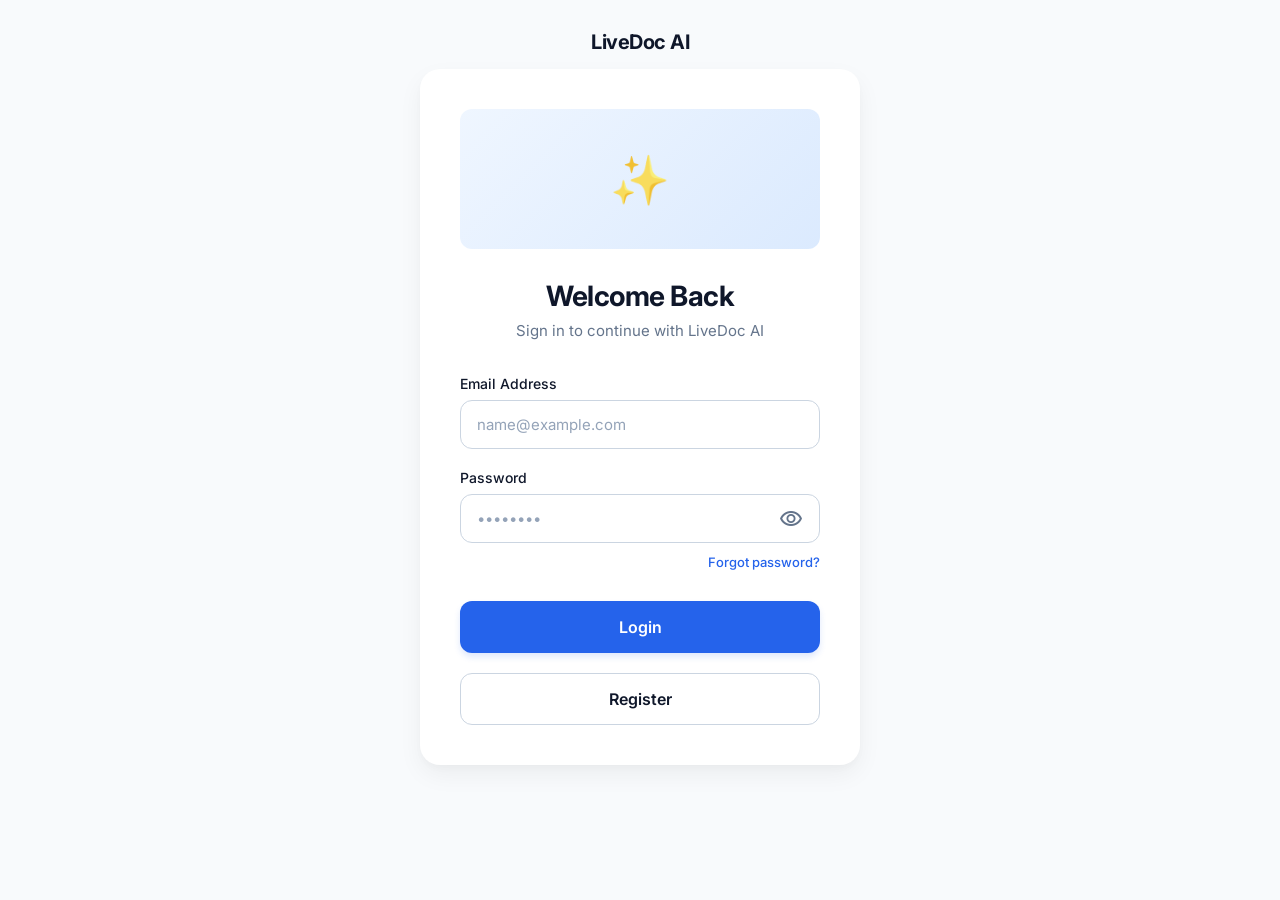
<file: frontend/index.html>
<!DOCTYPE html>
<html lang="en">

<head>
    <meta charset="UTF-8">
    <meta name="viewport" content="width=device-width, initial-scale=1.0">
    <title>LiveDoc AI - Login</title>

    <link rel="stylesheet" href="style.css">

    <link href="https://fonts.googleapis.com/css2?family=Public+Sans:wght@300;400;500;600;700&display=swap"
        rel="stylesheet">
    <link href="https://fonts.googleapis.com/css2?family=Material+Symbols+Outlined" rel="stylesheet">

</head>

<body>

    <header class="header">
        <h2>LiveDoc AI</h2>
    </header>

    <main class="container">

        <div class="hero"></div>

        <div class="title-section">
            <h1>Welcome Back</h1>
            <p>Sign in to continue with LiveDoc AI</p>
        </div>

        <form id="loginForm" class="form">

            <div class="input-group">
                <label>Email Address</label>
                <input type="email" id="email" placeholder="name@example.com" required>
            </div>

            <div class="input-group">
                <label>Password</label>

                <div class="password-box">
                    <input type="password" id="password" placeholder="••••••••" required>
                    <button type="button" id="togglePassword">
                        <span class="material-symbols-outlined">visibility</span>
                    </button>
                </div>

                <div class="forgot">
                    <a href="#">Forgot password?</a>
                </div>

            </div>

            <button type="submit" class="login-btn">Login</button>

            <button type="button" class="register-btn">Register</button>

            </form>

    </main>

    <script src="script.js"></script>

</body>

</html>
</file>
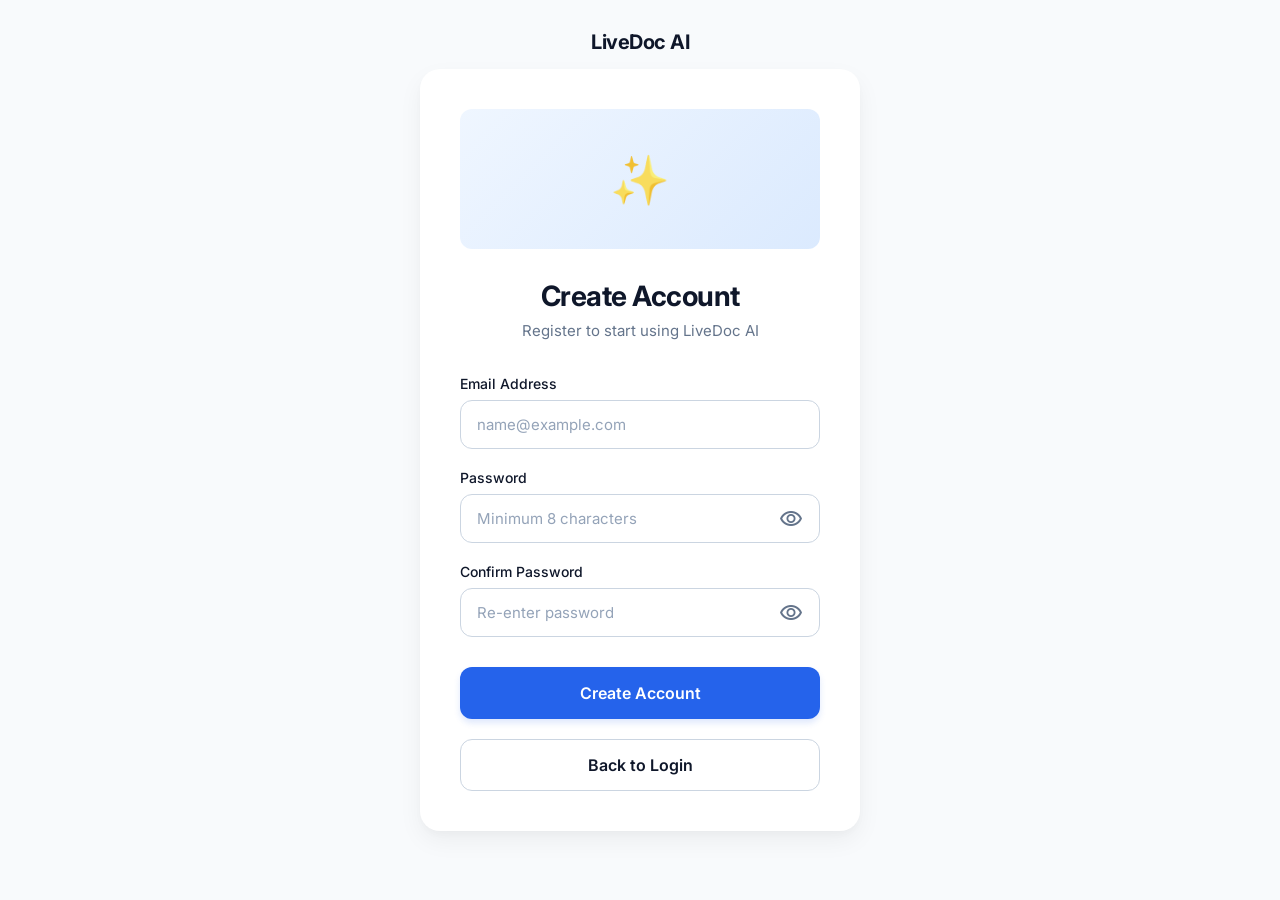
<file: frontend/register.html>
<!DOCTYPE html>
<html lang="en">

<head>
    <meta charset="UTF-8">
    <meta name="viewport" content="width=device-width, initial-scale=1.0">
    <title>LiveDoc AI - Register</title>

    <link rel="stylesheet" href="style.css">

    <link href="https://fonts.googleapis.com/css2?family=Public+Sans:wght@300;400;500;600;700&display=swap"
        rel="stylesheet">
    <link href="https://fonts.googleapis.com/css2?family=Material+Symbols+Outlined" rel="stylesheet">
</head>

<body>

    <header class="header">
        <h2>LiveDoc AI</h2>
    </header>

    <main class="container">

        <div class="hero"></div>

        <div class="title-section">
            <h1>Create Account</h1>
            <p>Register to start using LiveDoc AI</p>
        </div>

        <form id="registerForm" class="form">

            <div class="input-group">
                <label>Email Address</label>
                <input type="email" id="email" placeholder="name@example.com" required>
            </div>

            <div class="input-group">
                <label>Password</label>

                <div class="password-box">
                    <input type="password" id="password" placeholder="Minimum 8 characters" minlength="8" required>
                    <button type="button" id="togglePassword">
                        <span class="material-symbols-outlined">visibility</span>
                    </button>
                </div>
            </div>

            <div class="input-group">
                <label>Confirm Password</label>

                <div class="password-box">
                    <input type="password" id="confirmPassword" placeholder="Re-enter password" minlength="8" required>
                    <button type="button" id="toggleConfirmPassword">
                        <span class="material-symbols-outlined">visibility</span>
                    </button>
                </div>
            </div>

            <button type="submit" class="login-btn">Create Account</button>

            <button type="button" id="backToLogin" class="register-btn">Back to Login</button>

        </form>

    </main>

    <script src="register.js"></script>

</body>

</html>
</file>
<file: frontend/style.css>
/* Google Fonts: Inter */
@import url('https://fonts.googleapis.com/css2?family=Inter:wght@300;400;500;600;700&display=swap');

:root {
  --primary-color: #2563eb;
  --primary-hover: #1d4ed8;
  --secondary-color: #e2e8f0;
  --text-main: #0f172a;
  --text-muted: #64748b;
  --bg-color: #f8fafc;
  --card-bg: #ffffff;
  --border-color: #cbd5e1;
  --error-color: #ef4444;
  --focus-ring: rgba(37, 99, 235, 0.2);
  --border-radius: 12px;
  --transition-speed: 0.2s;
}

body {
  font-family: 'Inter', sans-serif;
  margin: 0;
  background: var(--bg-color);
  color: var(--text-main);
  display: flex;
  flex-direction: column;
  align-items: center;
  min-height: 100vh;
  -webkit-font-smoothing: antialiased;
}

/* Header slightly detached from the main card */
.header {
  display: flex;
  align-items: center;
  justify-content: center;
  width: 100%;
  max-width: 440px;
  padding: 30px 15px 15px;
  position: relative;
}

.header .material-symbols-outlined {
    position: absolute;
    left: 20px;
    cursor: pointer;
    color: var(--text-muted);
    transition: color var(--transition-speed);
}

.header .material-symbols-outlined:hover {
    color: var(--text-main);
}

.header h2 {
  text-align: center;
  margin: 0;
  font-size: 20px;
  font-weight: 700;
  letter-spacing: -0.5px;
  color: var(--text-main);
}

/* Main Container (Card format) */
.container {
  max-width: 440px;
  width: 100%;
  padding: 40px;
  background: var(--card-bg);
  border-radius: 20px;
  box-shadow: 0 10px 25px rgba(0, 0, 0, 0.05), 0 4px 6px rgba(0, 0, 0, 0.02);
  margin-bottom: 40px;
  box-sizing: border-box;
}

/* Hero Section / Decorative Element */
.hero {
  height: 140px;
  border-radius: var(--border-radius);
  background: linear-gradient(135deg, #eff6ff 0%, #dbeafe 100%);
  margin-bottom: 30px;
  display: flex;
  align-items: center;
  justify-content: center;
  overflow: hidden;
  position: relative;
}

.hero::after {
    content: "✨";
    font-size: 48px;
    opacity: 0.8;
}

/* Title Section */
.title-section {
  text-align: center;
  margin-bottom: 35px;
}

.title-section h1 {
  margin: 0 0 8px;
  font-size: 28px;
  font-weight: 700;
  letter-spacing: -0.5px;
  color: var(--text-main);
}

.title-section p {
  color: var(--text-muted);
  margin: 0;
  font-size: 15px;
  font-weight: 400;
}

/* Form Styles */
.form {
  display: flex;
  flex-direction: column;
  gap: 20px;
}

.input-group {
    position: relative;
}

.input-group label {
  font-size: 14px;
  font-weight: 500;
  margin-bottom: 8px;
  display: block;
  color: var(--text-main);
}

.input-group input {
  width: 100%;
  padding: 14px 16px;
  border-radius: var(--border-radius);
  border: 1.5px solid var(--border-color);
  font-size: 15px;
  transition: all var(--transition-speed);
  box-sizing: border-box;
  background: #fff;
  font-family: 'Inter', sans-serif;
}

.input-group input:focus {
    outline: none;
    border-color: var(--primary-color);
    box-shadow: 0 0 0 4px var(--focus-ring);
}

.input-group input::placeholder {
    color: #94a3b8;
}

/* Password Input Specific */
.password-box {
  display: flex;
  align-items: center;
  border: 1.5px solid var(--border-color);
  border-radius: var(--border-radius);
  transition: all var(--transition-speed);
  background: #fff;
  overflow: hidden; /* Contains the focus ring properly */
}

.password-box:focus-within {
    border-color: var(--primary-color);
    box-shadow: 0 0 0 4px var(--focus-ring);
}

.password-box input {
  border: none;
  flex: 1;
  padding: 14px 16px;
  outline: none;
  background: transparent;
  box-shadow: none; /* Override general input focus */
}

.password-box input:focus {
    box-shadow: none;
}

.password-box button {
  background: none;
  border: none;
  padding: 10px 16px;
  cursor: pointer;
  color: var(--text-muted);
  display: flex;
  align-items: center;
  justify-content: center;
  transition: color var(--transition-speed);
}

.password-box button:hover {
    color: var(--text-main);
}

/* Forgot Password Link */
.forgot {
  text-align: right;
  margin-top: 8px;
}

.forgot a {
  color: var(--primary-color);
  font-size: 13px;
  font-weight: 500;
  text-decoration: none;
  transition: color var(--transition-speed);
}

.forgot a:hover {
  text-decoration: underline;
  color: var(--primary-hover);
}

/* Buttons */
.login-btn {
  height: 52px;
  background: var(--primary-color);
  border: none;
  color: white;
  font-weight: 600;
  font-size: 16px;
  border-radius: var(--border-radius);
  cursor: pointer;
  transition: background var(--transition-speed), transform 0.1s;
  margin-top: 10px;
  font-family: 'Inter', sans-serif;
  box-shadow: 0 4px 6px rgba(37, 99, 235, 0.15);
}

.login-btn:hover {
    background: var(--primary-hover);
}

.login-btn:active {
    transform: scale(0.98);
}

.register-btn {
  height: 52px;
  background: white;
  border: 1.5px solid var(--border-color);
  color: var(--text-main);
  font-weight: 600;
  font-size: 16px;
  border-radius: var(--border-radius);
  cursor: pointer;
  transition: all var(--transition-speed);
  font-family: 'Inter', sans-serif;
}

.register-btn:hover {
    border-color: var(--text-muted);
    background: var(--bg-color);
}

/* Footer / Terms */
footer {
  text-align: center;
  margin-top: 30px;
  font-size: 13px;
  color: var(--text-muted);
  line-height: 1.6;
}

footer a {
    color: var(--text-muted);
    text-decoration: underline;
    text-underline-offset: 2px;
    font-weight: 500;
    transition: color var(--transition-speed);
}

footer a:hover {
    color: var(--text-main);
}

/* Responsive adjustments */
@media (max-width: 480px) {
    .container {
        padding: 30px 20px;
        border-radius: 0;
        box-shadow: none;
        background: transparent;
        margin-bottom: 0;
    }
    body {
        background: var(--card-bg); /* Make mobile full white */
    }
}

/* Markdown & Technical Report Rendering Styles for Section Views */
.section-view {
    width: 100%;
    box-sizing: border-box;
    overflow-x: hidden;
    color: var(--text-main);
    line-height: 1.7;
    font-size: 15px;
    word-break: break-word;
    overflow-wrap: anywhere;
}

.section-view h1,
.section-view h2,
.section-view h3,
.section-view h4,
.section-view h5,
.section-view h6 {
    text-align: left;
    font-weight: 700;
    margin-top: 28px;
    margin-bottom: 14px;
    color: var(--text-main);
    border-bottom: 1px solid var(--border-color);
    padding-bottom: 8px;
    word-break: break-word;
    overflow-wrap: anywhere;
}

.section-view h1 { font-size: 22px; }
.section-view h2 { font-size: 20px; }
.section-view h3 { font-size: 17px; }
.section-view h4 { font-size: 15px; }

.section-view p {
    margin-top: 0;
    margin-bottom: 16px;
    line-height: 1.7;
    font-size: 15px;
    text-align: left;
    word-break: break-word;
    overflow-wrap: anywhere;
}

.section-view ul, .section-view ol {
    margin-top: 0;
    margin-bottom: 18px;
    padding-left: 24px;
    line-height: 1.7;
    word-break: break-word;
    overflow-wrap: anywhere;
}

.section-view li {
    margin-bottom: 8px;
}

.section-view a {
    color: var(--primary-color);
    text-decoration: none;
    word-break: break-all;
    overflow-wrap: anywhere;
}

.section-view a:hover {
    text-decoration: underline;
}

/* --- Technical AI Reports & Cards Layout --- */
.ai-technical-report {
    background: white;
    border: 1px solid var(--border-color);
    border-radius: 12px;
    padding: 28px;
    margin-bottom: 28px;
    box-shadow: 0 2px 6px rgba(0,0,0,0.03);
    word-break: break-word;
    overflow-wrap: anywhere;
}

/* --- Clean Table Alignment & Layout Rules --- */
.table-responsive {
    width: 100%;
    overflow-x: auto;
    margin: 20px 0 28px 0;
    border: 1px solid var(--border-color);
    border-radius: 10px;
    background: white;
}

.section-view table {
    width: 100%;
    border-collapse: collapse;
    font-size: 14px;
    text-align: left;
    margin: 0;
}

.section-view th {
    background: #f1f5f9;
    color: var(--text-main);
    font-weight: 600;
    padding: 12px 14px;
    border-bottom: 2px solid var(--border-color);
    border-right: 1px solid var(--border-color);
    text-align: left;
    white-space: nowrap;
}

.section-view th:last-child {
    border-right: none;
}

.section-view td {
    padding: 12px 14px;
    border-bottom: 1px solid var(--border-color);
    border-right: 1px solid var(--border-color);
    vertical-align: top;
    line-height: 1.6;
    word-break: break-word;
    overflow-wrap: anywhere;
}

.section-view td:last-child {
    border-right: none;
}

.section-view tr:last-child td {
    border-bottom: none;
}

.section-view tr:nth-child(even) td {
    background: #f8fafc;
}

/* --- Code & Pre Blocks --- */
.section-view code {
    font-family: 'Courier New', Courier, monospace;
    background-color: var(--secondary-color);
    padding: 3px 6px;
    border-radius: 4px;
    font-size: 14px;
    color: var(--primary-hover);
    word-break: break-word;
}

.section-view pre {
    background-color: #1e293b;
    color: #e2e8f0;
    padding: 18px;
    border-radius: 8px;
    overflow-x: auto;
    margin-bottom: 24px;
    text-align: left;
}

.section-view pre code {
    background-color: transparent;
    color: inherit;
    padding: 0;
    font-size: 14px;
    word-break: normal;
}

/* Print/PDF Export Specific Styles to Prevent Awkward Page Breaks */
@media print {
    #resultsArea {
        font-size: 14pt; /* Slightly larger base font for better print readability */
        line-height: 1.5;
    }

    #resultsArea h1, 
    #resultsArea h2, 
    #resultsArea h3 {
        page-break-after: avoid;
        break-after: avoid;
    }

    #resultsArea p, 
    #resultsArea pre, 
    #resultsArea ul, 
    #resultsArea ol,
    .mermaid {
        page-break-inside: avoid;
        break-inside: avoid;
    }
}
</file>
